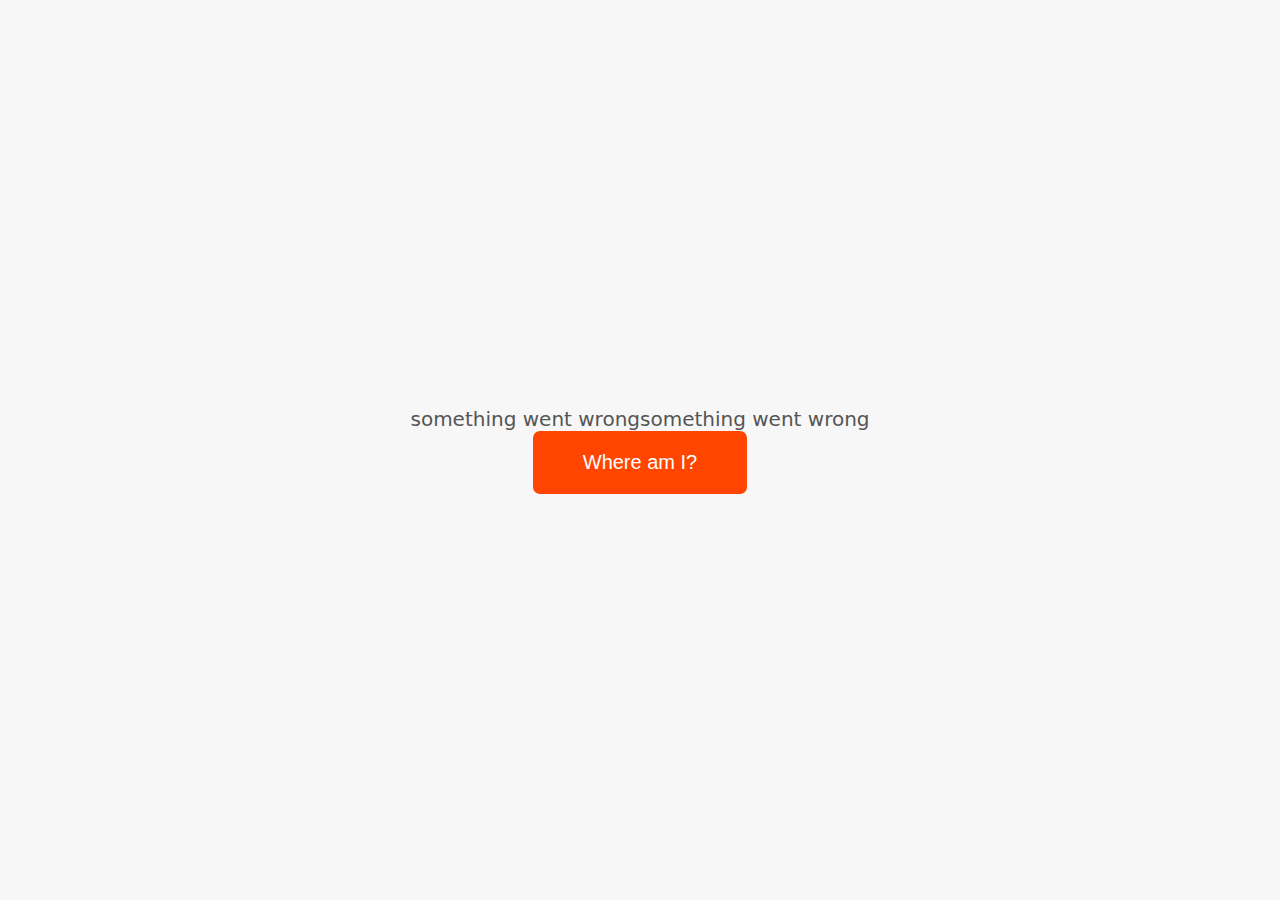
<file: Asynchronous/index.html>
<!DOCTYPE html>
<html lang="en">
  <head>
    <meta charset="UTF-8" />
    <meta
      name="viewport"
      content="width=device-width, initial-scale=1.0"
    />
    <meta http-equiv="X-UA-Compatible" content="ie=edge" />
    <link rel="stylesheet" href="style.css" />
    <script defer src="index.js"></script>
    <title>Asynchronous JavaScript</title>
  </head>
  <body>
    <main class="container">
      <div class="countries"></div>
      <button class="btn-country">Where am I?</button>  
      <div class="images"></div>
    </main>
  </body>
</html>
</file>
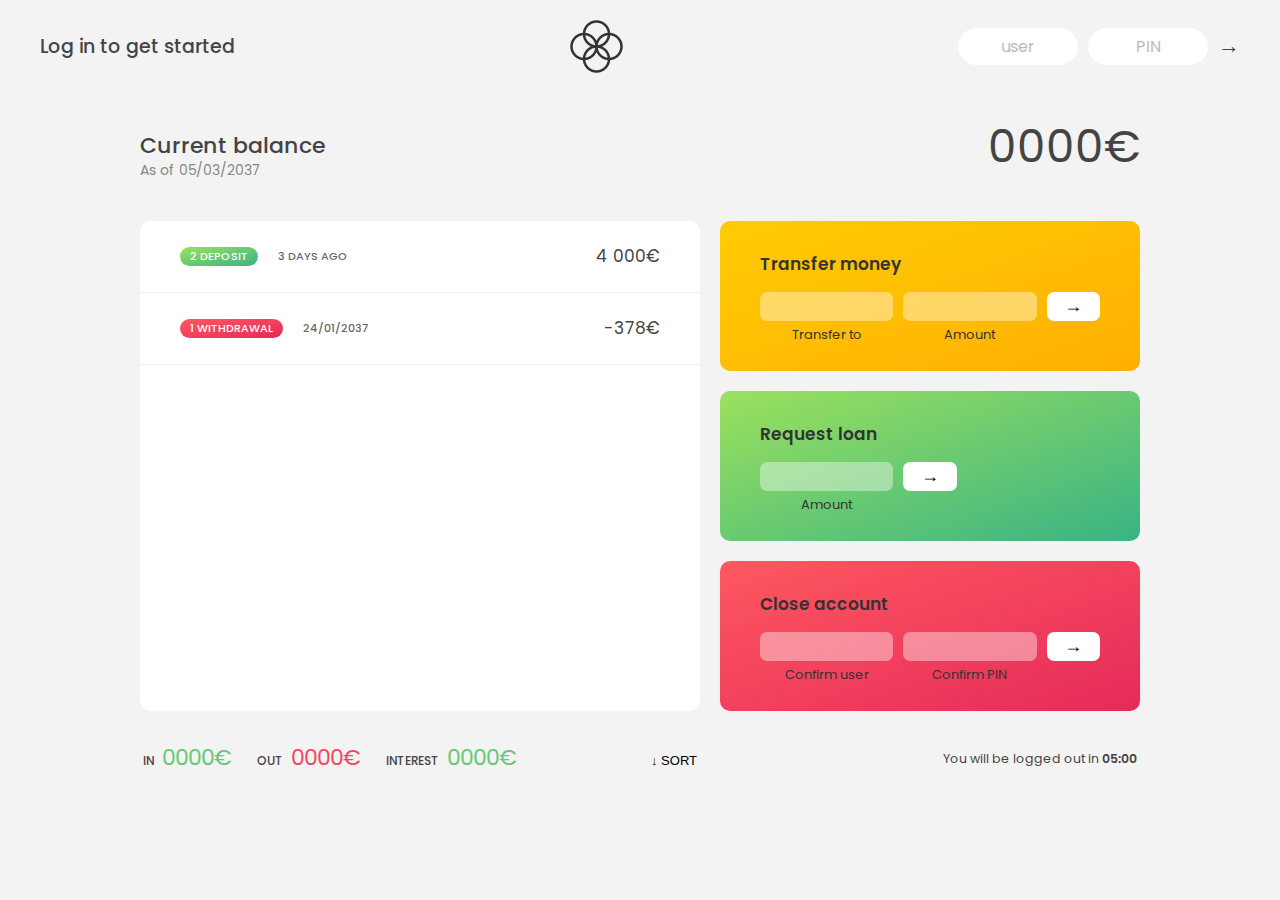
<file: Bankist App/index.html>
<!DOCTYPE html>
<html lang="en">
  <head>
    <meta charset="UTF-8" />
    <meta name="viewport" content="width=device-width, initial-scale=1.0" />
    <meta http-equiv="X-UA-Compatible" content="ie=edge" />
    <link rel="shortcut icon" type="image/png" href="/icon.png" />

    <link
      href="https://fonts.googleapis.com/css?family=Poppins:400,500,600&display=swap"
      rel="stylesheet"
    />

    <link rel="stylesheet" href="style.css" />
    <title>Bankist</title>
  </head>
  <body>
    <!-- TOP NAVIGATION -->
    <nav>
      <p class="welcome">Log in to get started</p>
      <img src="logo.png" alt="Logo" class="logo" />
      <form class="login">
        <input
          type="text"
          placeholder="user"
          class="login__input login__input--user"
        />
        <!-- In practice, use type="password" -->
        <input
          type="text"
          placeholder="PIN"
          maxlength="4"
          class="login__input login__input--pin"
        />
        <button class="login__btn">&rarr;</button>
      </form>
    </nav>

    <main class="app">
      <!-- BALANCE -->
      <div class="balance">
        <div>
          <p class="balance__label">Current balance</p>
          <p class="balance__date">
            As of <span class="date">05/03/2037</span>
          </p>
        </div>
        <p class="balance__value">0000€</p>
      </div>

      <!-- MOVEMENTS -->
      <div class="movements">
        <div class="movements__row">
          <div class="movements__type movements__type--deposit">2 deposit</div>
          <div class="movements__date">3 days ago</div>
          <div class="movements__value">4 000€</div>
        </div>
        <div class="movements__row">
          <div class="movements__type movements__type--withdrawal">
            1 withdrawal
          </div>
          <div class="movements__date">24/01/2037</div>
          <div class="movements__value">-378€</div>
        </div>
      </div>

      <!-- SUMMARY -->
      <div class="summary">
        <p class="summary__label">In</p>
        <p class="summary__value summary__value--in">0000€</p>
        <p class="summary__label">Out</p>
        <p class="summary__value summary__value--out">0000€</p>
        <p class="summary__label">Interest</p>
        <p class="summary__value summary__value--interest">0000€</p>
        <button class="btn--sort">&downarrow; SORT</button>
      </div>

      <!-- OPERATION: TRANSFERS -->
      <div class="operation operation--transfer">
        <h2>Transfer money</h2>
        <form class="form form--transfer">
          <input type="text" class="form__input form__input--to" />
          <input type="number" class="form__input form__input--amount" />
          <button class="form__btn form__btn--transfer">&rarr;</button>
          <label class="form__label">Transfer to</label>
          <label class="form__label">Amount</label>
        </form>
      </div>

      <!-- OPERATION: LOAN -->
      <div class="operation operation--loan">
        <h2>Request loan</h2>
        <form class="form form--loan">
          <input type="number" class="form__input form__input--loan-amount" />
          <button class="form__btn form__btn--loan">&rarr;</button>
          <label class="form__label form__label--loan">Amount</label>
        </form>
      </div>

      <!-- OPERATION: CLOSE -->
      <div class="operation operation--close">
        <h2>Close account</h2>
        <form class="form form--close">
          <input type="text" class="form__input form__input--user" />
          <input
            type="password"
            maxlength="6"
            class="form__input form__input--pin"
          />
          <button class="form__btn form__btn--close">&rarr;</button>
          <label class="form__label">Confirm user</label>
          <label class="form__label">Confirm PIN</label>
        </form>
      </div>

      <!-- LOGOUT TIMER -->
      <p class="logout-timer">
        You will be logged out in <span class="timer">05:00</span>
      </p>
    </main>

    <!-- <footer>
      &copy; by Jonas Schmedtmann. Don't claim as your own :)
    </footer> -->

    <script src="script.js"></script>
  </body>
</html>
</file>
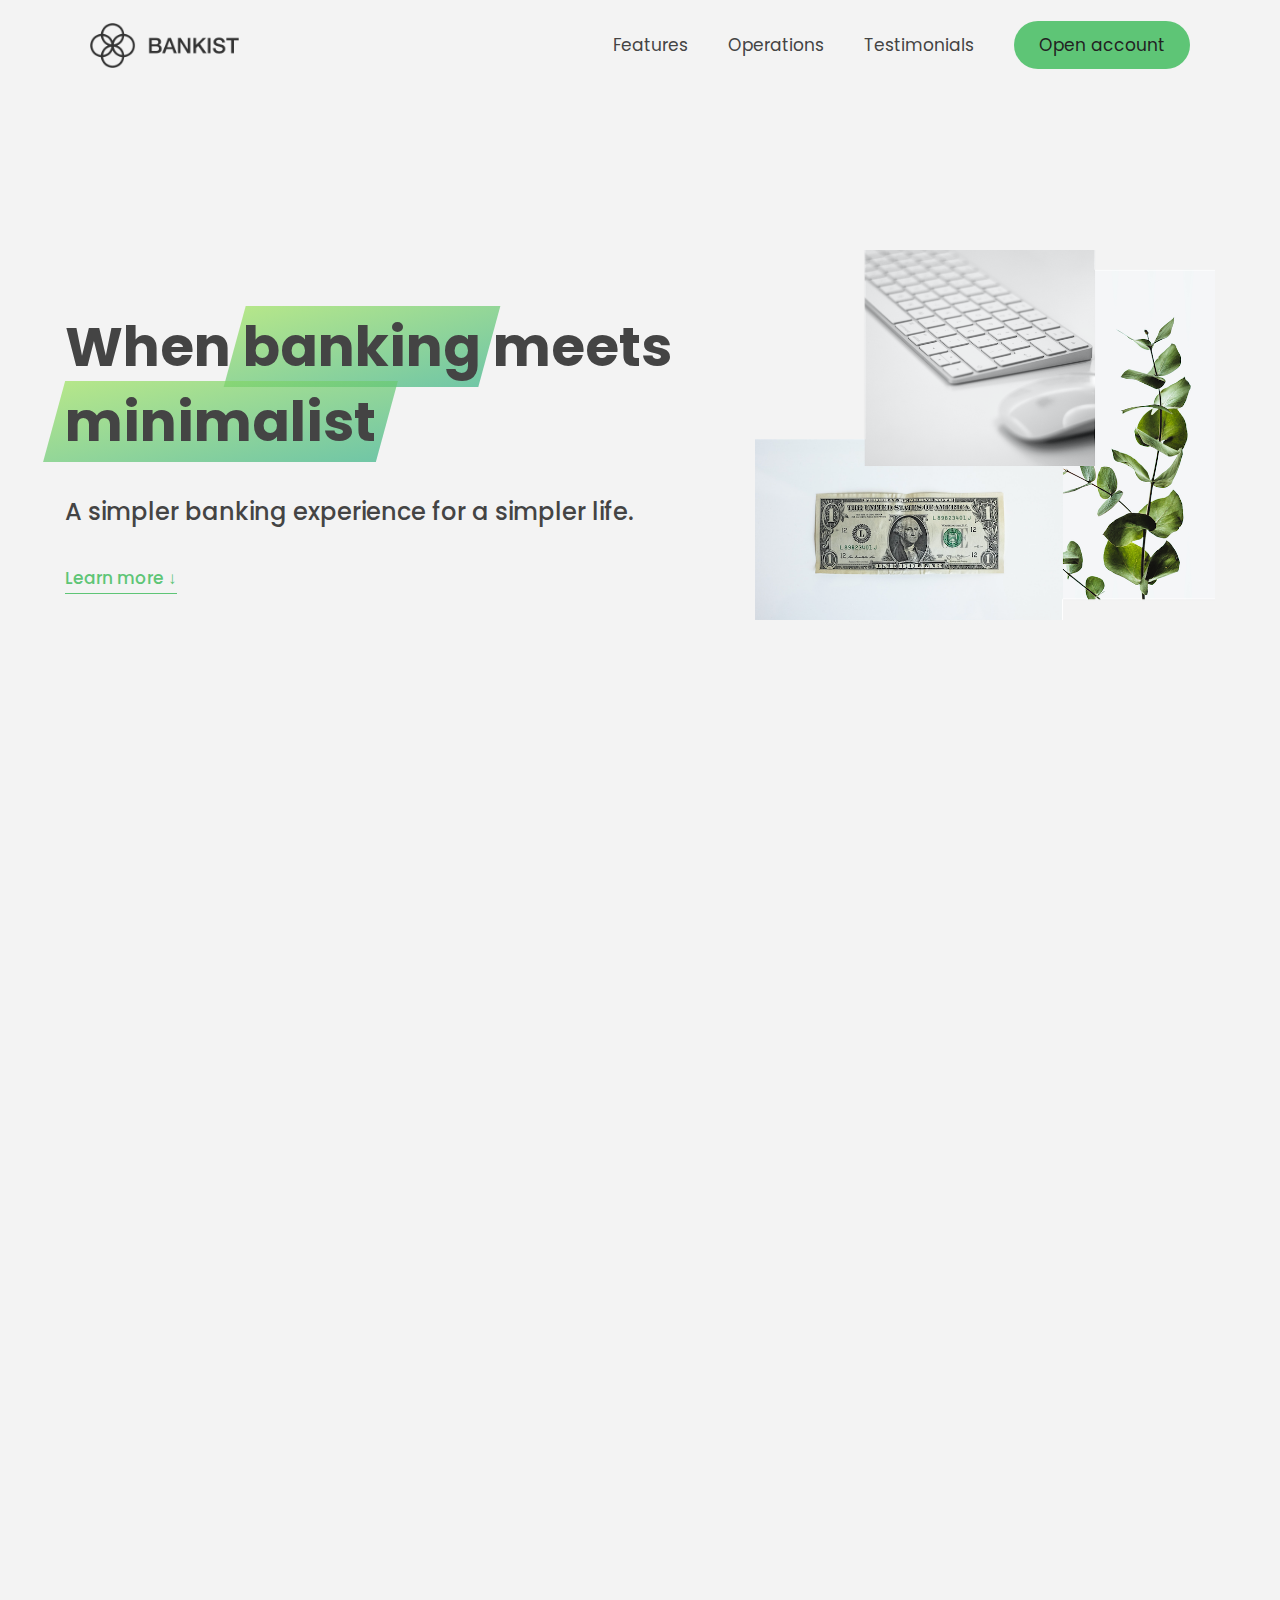
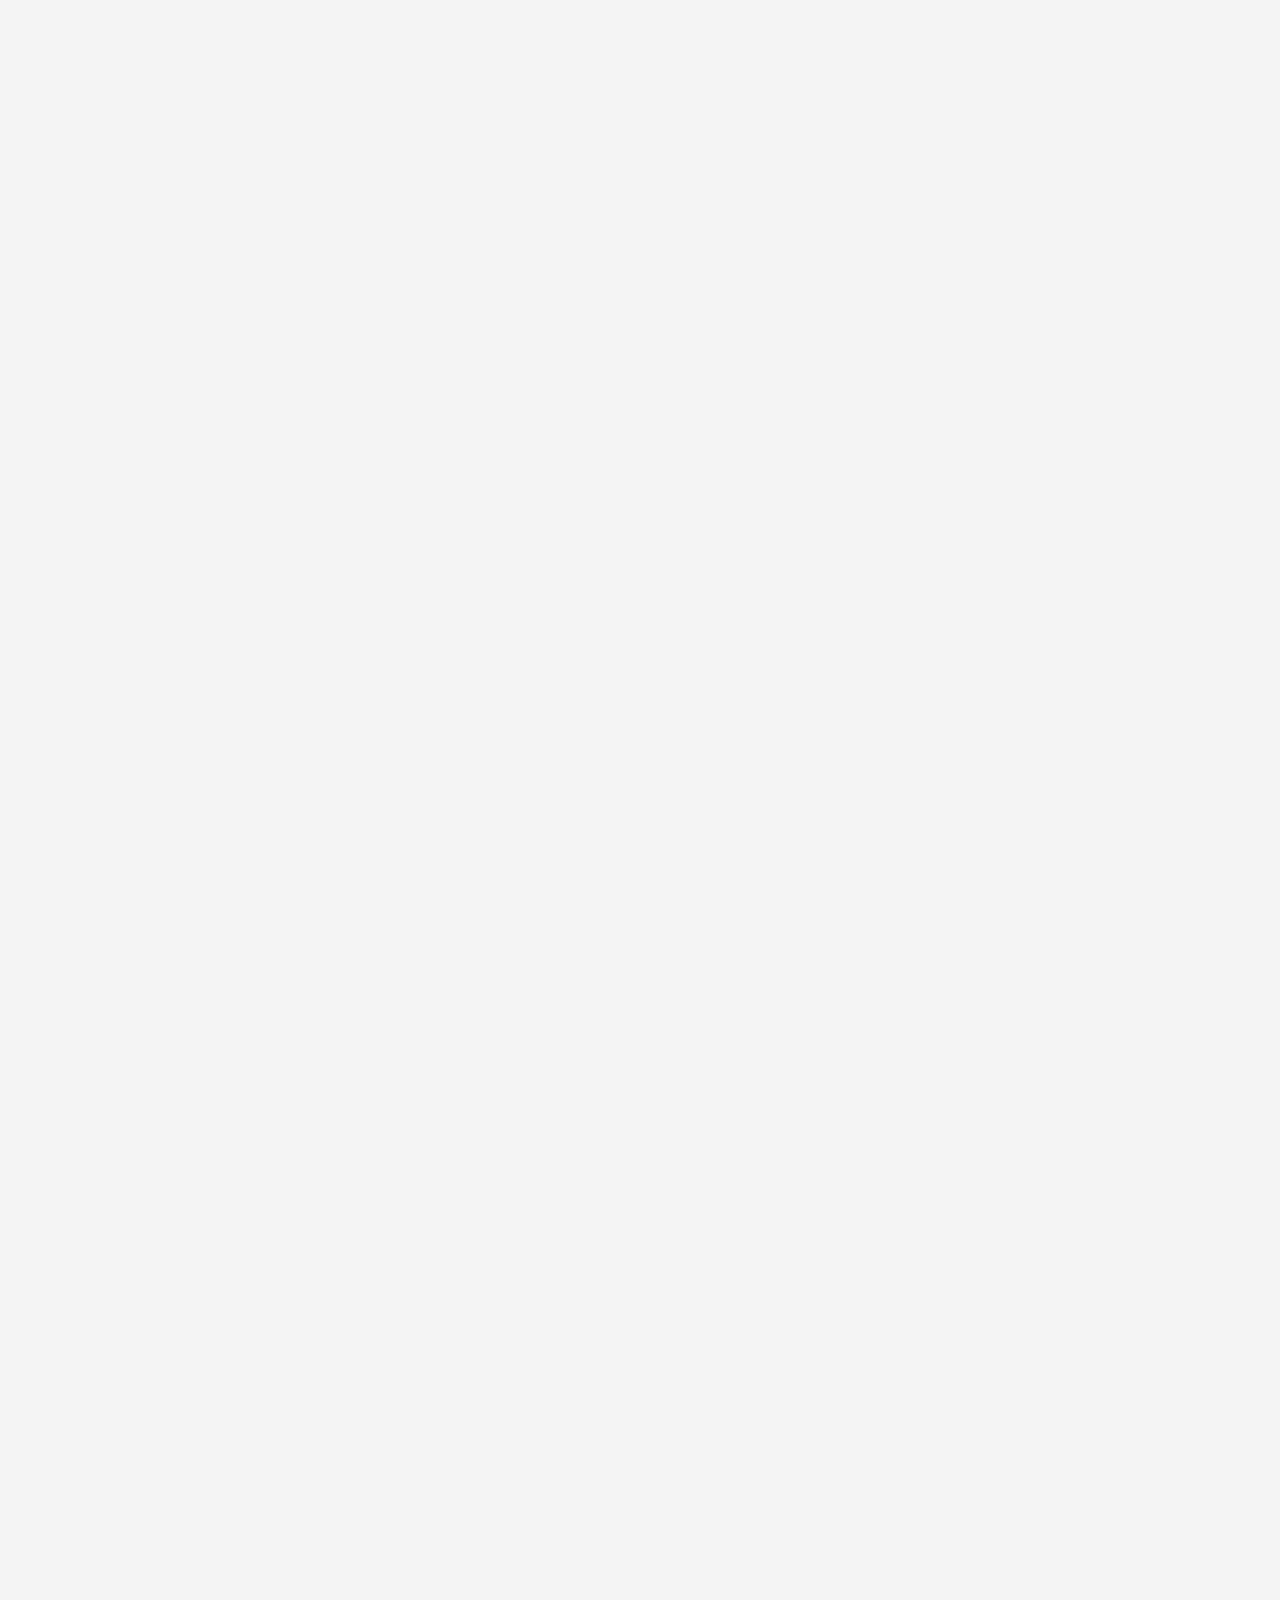
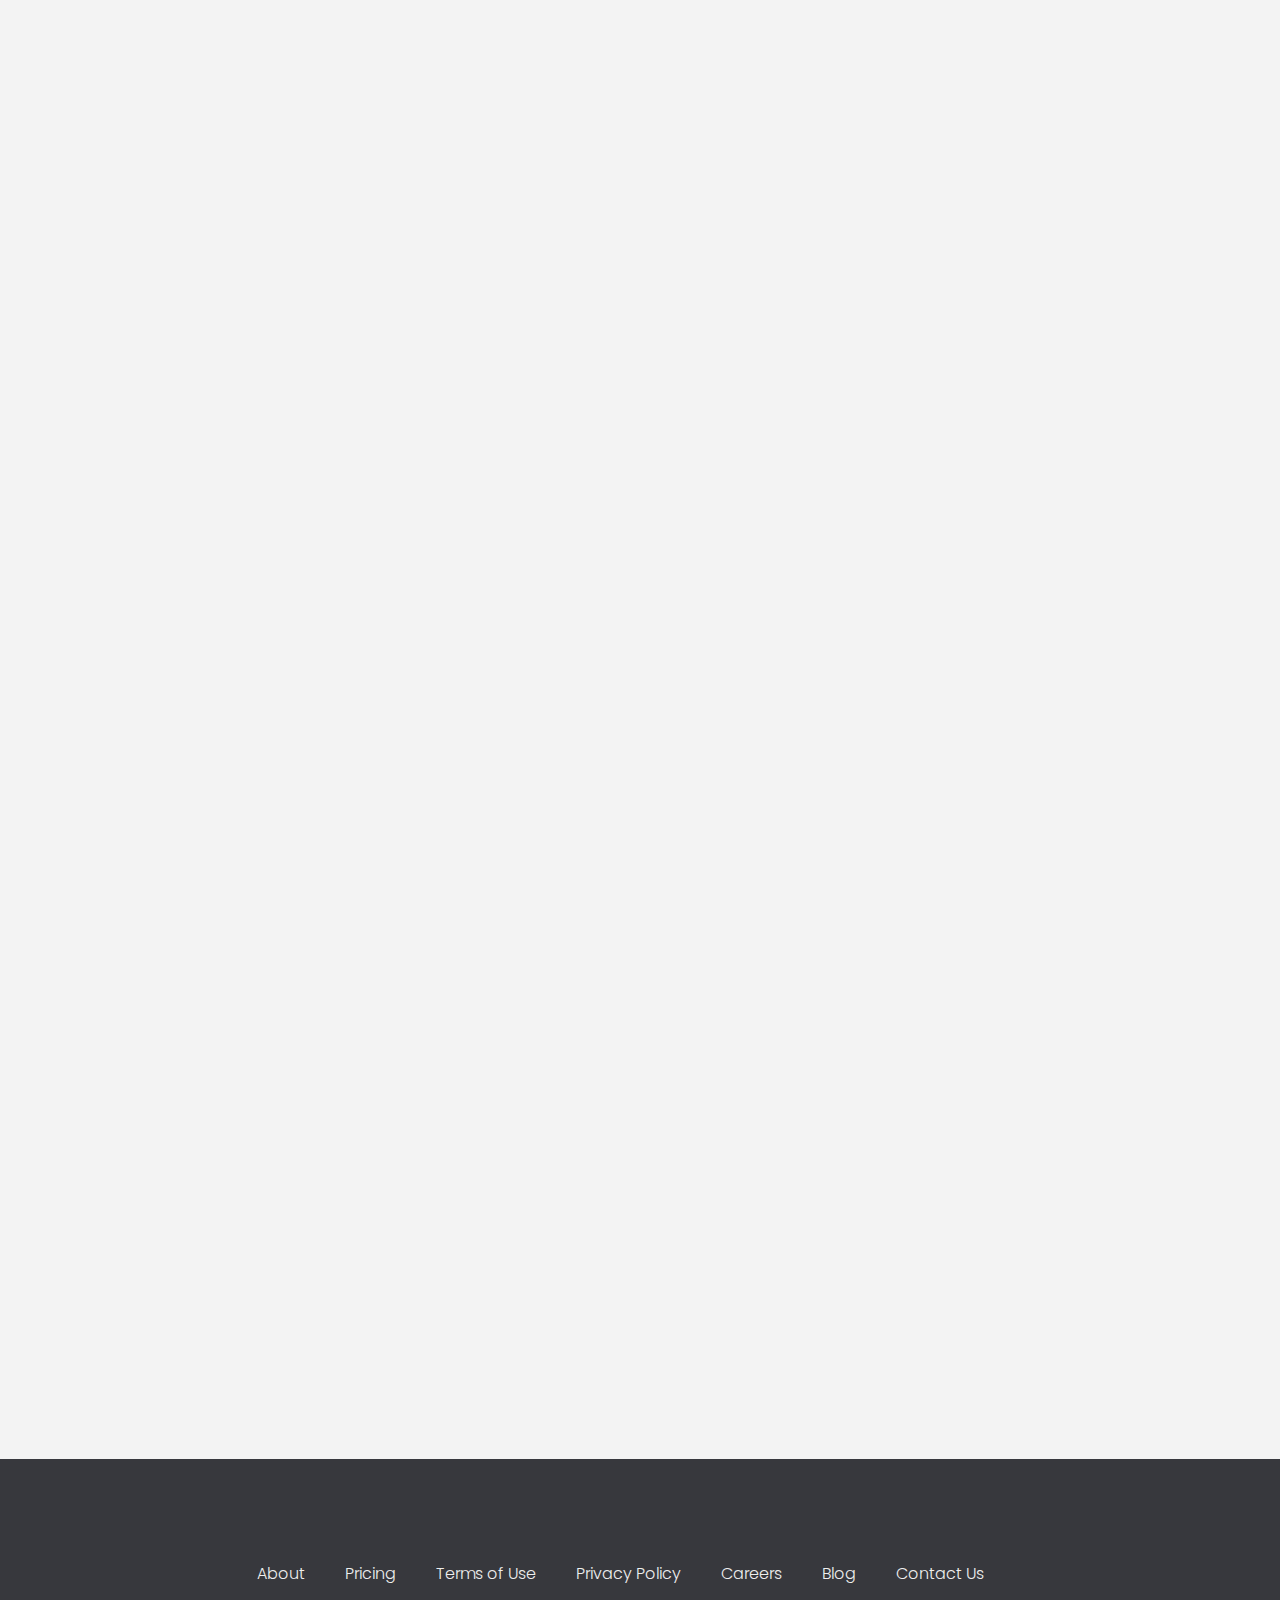
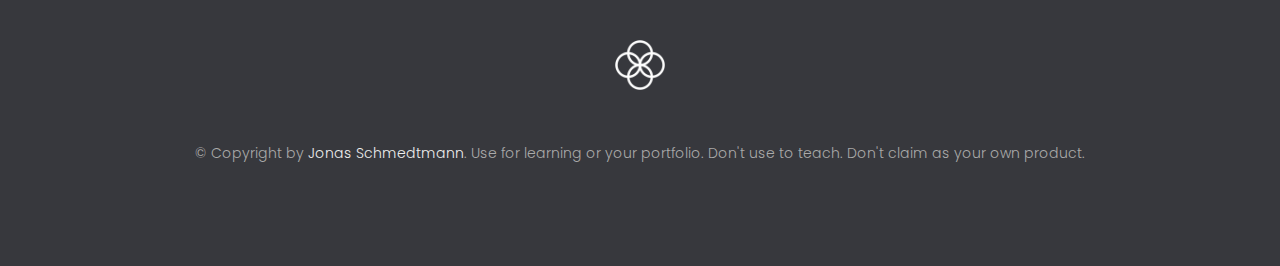
<file: Bankist/index.html>
<!DOCTYPE html>
<html lang="en">
  <head>
    <meta charset="UTF-8" />
    <meta
      name="viewport"
      content="width=device-width, initial-scale=1.0"
    />
    <meta http-equiv="X-UA-Compatible" content="ie=edge" />
    <link
      rel="shortcut icon"
      type="image/png"
      href="img/icon.png"
    />

    <link
      href="https://fonts.googleapis.com/css?family=Poppins:300,400,500,600&display=swap"
      rel="stylesheet"
    />
    <link rel="stylesheet" href="style.css" />
    <title>Bankist | When Banking meets Minimalist</title>
    <script defer src="script.js"></script>
  </head>
  <body>
    <header class="header">
      <nav class="nav">
        <img
          src="img/logo.png"
          alt="Bankist logo"
          class="nav__logo"
          id="logo"
          data-version-number="3.0"
        />
        <ul class="nav__links">
          <li class="nav__item">
            <a class="nav__link" href="#section--1"
              >Features</a
            >
          </li>
          <li class="nav__item">
            <a class="nav__link" href="#section--2"
              >Operations</a
            >
          </li>
          <li class="nav__item">
            <a class="nav__link" href="#section--3"
              >Testimonials</a
            >
          </li>
          <li class="nav__item">
            <a
              class="nav__link nav__link--btn btn--show-modal"
              href="#"
              >Open account</a
            >
          </li>
        </ul>
      </nav>

      <div class="header__title">
        <h1>
          When
          <!-- Green highlight effect -->
          <span class="highlight">banking</span>
          meets<br />
          <span class="highlight">minimalist</span>
        </h1>
        <h4>
          A simpler banking experience for a simpler life.
        </h4>
        <button class="btn--text btn--scroll-to">
          Learn more &DownArrow;
        </button>
        <img
          src="img/hero.png"
          class="header__img"
          alt="Minimalist bank items"
        />
      </div>
    </header>

    <section class="section" id="section--1">
      <div class="section__title">
        <h2 class="section__description">Features</h2>
        <h3 class="section__header">
          Everything you need in a modern bank and more.
        </h3>
      </div>

      <div class="features">
        <img
          src="img/digital-lazy.jpg"
          data-src="img/digital.jpg"
          alt="Computer"
          class="features__img lazy-img"
        />
        <div class="features__feature">
          <div class="features__icon">
            <svg>
              <use
                xlink:href="img/icons.svg#icon-monitor"
              ></use>
            </svg>
          </div>
          <h5 class="features__header">
            100% digital bank
          </h5>
          <p>
            Lorem ipsum dolor sit amet consectetur
            adipisicing elit. Unde alias sint quos?
            Accusantium a fugiat porro reiciendis saepe
            quibusdam debitis ducimus.
          </p>
        </div>

        <div class="features__feature">
          <div class="features__icon">
            <svg>
              <use
                xlink:href="img/icons.svg#icon-trending-up"
              ></use>
            </svg>
          </div>
          <h5 class="features__header">
            Watch your money grow
          </h5>
          <p>
            Nesciunt quos autem dolorum voluptates cum
            dolores dicta fuga inventore ab? Nulla incidunt
            eius numquam sequi iste pariatur quibusdam!
          </p>
        </div>
        <img
          src="img/grow-lazy.jpg"
          data-src="img/grow.jpg"
          alt="Plant"
          class="features__img lazy-img"
        />

        <img
          src="img/card-lazy.jpg"
          data-src="img/card.jpg"
          alt="Credit card"
          class="features__img lazy-img"
        />
        <div class="features__feature">
          <div class="features__icon">
            <svg>
              <use
                xlink:href="img/icons.svg#icon-credit-card"
              ></use>
            </svg>
          </div>
          <h5 class="features__header">
            Free debit card included
          </h5>
          <p>
            Quasi, fugit in cumque cupiditate reprehenderit
            debitis animi enim eveniet consequatur odit quam
            quos possimus assumenda dicta fuga inventore ab.
          </p>
        </div>
      </div>
    </section>

    <section class="section" id="section--2">
      <div class="section__title">
        <h2 class="section__description">Operations</h2>
        <h3 class="section__header">
          Everything as simple as possible, but no simpler.
        </h3>
      </div>

      <div class="operations">
        <div class="operations__tab-container">
          <button
            class="btn operations__tab operations__tab--1 operations__tab--active"
            data-tab="1"
          >
            <span>01</span>Instant Transfers
          </button>
          <button
            class="btn operations__tab operations__tab--2"
            data-tab="2"
          >
            <span>02</span>Instant Loans
          </button>
          <button
            class="btn operations__tab operations__tab--3"
            data-tab="3"
          >
            <span>03</span>Instant Closing
          </button>
        </div>
        <div
          class="operations__content operations__content--1 operations__content--active"
        >
          <div class="operations__icon operations__icon--1">
            <svg>
              <use
                xlink:href="img/icons.svg#icon-upload"
              ></use>
            </svg>
          </div>
          <h5 class="operations__header">
            Tranfser money to anyone, instantly! No fees, no
            BS.
          </h5>
          <p>
            Lorem ipsum dolor sit amet, consectetur
            adipisicing elit, sed do eiusmod tempor
            incididunt ut labore et dolore magna aliqua. Ut
            enim ad minim veniam, quis nostrud exercitation
            ullamco laboris nisi ut aliquip ex ea commodo
            consequat.
          </p>
        </div>

        <div
          class="operations__content operations__content--2"
        >
          <div class="operations__icon operations__icon--2">
            <svg>
              <use
                xlink:href="img/icons.svg#icon-home"
              ></use>
            </svg>
          </div>
          <h5 class="operations__header">
            Buy a home or make your dreams come true, with
            instant loans.
          </h5>
          <p>
            Duis aute irure dolor in reprehenderit in
            voluptate velit esse cillum dolore eu fugiat
            nulla pariatur. Excepteur sint occaecat
            cupidatat non proident, sunt in culpa qui
            officia deserunt mollit anim id est laborum.
          </p>
        </div>
        <div
          class="operations__content operations__content--3"
        >
          <div class="operations__icon operations__icon--3">
            <svg>
              <use
                xlink:href="img/icons.svg#icon-user-x"
              ></use>
            </svg>
          </div>
          <h5 class="operations__header">
            No longer need your account? No problem! Close
            it instantly.
          </h5>
          <p>
            Excepteur sint occaecat cupidatat non proident,
            sunt in culpa qui officia deserunt mollit anim
            id est laborum. Ut enim ad minim veniam, quis
            nostrud exercitation ullamco laboris nisi ut
            aliquip ex ea commodo consequat.
          </p>
        </div>
      </div>
    </section>

    <section class="section" id="section--3">
      <div
        class="section__title section__title--testimonials"
      >
        <h2 class="section__description">Not sure yet?</h2>
        <h3 class="section__header">
          Millions of Bankists are already making their
          lifes simpler.
        </h3>
      </div>

      <div class="slider">
        <div class="slide slide--1">
          <div class="testimonial">
            <h5 class="testimonial__header">
              Best financial decision ever!
            </h5>
            <blockquote class="testimonial__text">
              Lorem ipsum dolor sit, amet consectetur
              adipisicing elit. Accusantium quas quisquam
              non? Quas voluptate nulla minima deleniti
              optio ullam nesciunt, numquam corporis et
              asperiores laboriosam sunt, praesentium
              suscipit blanditiis. Necessitatibus id alias
              reiciendis, perferendis facere pariatur dolore
              veniam autem esse non voluptatem saepe
              provident nihil molestiae.
            </blockquote>
            <address class="testimonial__author">
              <img
                src="img/user-1.jpg"
                alt=""
                class="testimonial__photo"
              />
              <h6 class="testimonial__name">Aarav Lynn</h6>
              <p class="testimonial__location">
                San Francisco, USA
              </p>
            </address>
          </div>
        </div>

        <div class="slide slide--2">
          <div class="testimonial">
            <h5 class="testimonial__header">
              The last step to becoming a complete
              minimalist
            </h5>
            <blockquote class="testimonial__text">
              Quisquam itaque deserunt ullam, quia ea
              repellendus provident, ducimus neque ipsam
              modi voluptatibus doloremque, corrupti
              laborum. Incidunt numquam perferendis
              veritatis neque repellendus. Lorem, ipsum
              dolor sit amet consectetur adipisicing elit.
              Illo deserunt exercitationem deleniti.
            </blockquote>
            <address class="testimonial__author">
              <img
                src="img/user-2.jpg"
                alt=""
                class="testimonial__photo"
              />
              <h6 class="testimonial__name">Miyah Miles</h6>
              <p class="testimonial__location">
                London, UK
              </p>
            </address>
          </div>
        </div>

        <div class="slide slide--3">
          <div class="testimonial">
            <h5 class="testimonial__header">
              Finally free from old-school banks
            </h5>
            <blockquote class="testimonial__text">
              Debitis, nihil sit minus suscipit magni
              aperiam vel tenetur incidunt commodi
              architecto numquam omnis nulla autem,
              necessitatibus blanditiis modi similique
              quidem. Odio aliquam culpa dicta beatae quod
              maiores ipsa minus consequatur error sunt,
              deleniti saepe aliquid quos inventore sequi.
              Necessitatibus id alias reiciendis,
              perferendis facere.
            </blockquote>
            <address class="testimonial__author">
              <img
                src="img/user-3.jpg"
                alt=""
                class="testimonial__photo"
              />
              <h6 class="testimonial__name">
                Francisco Gomes
              </h6>
              <p class="testimonial__location">
                Lisbon, Portugal
              </p>
            </address>
          </div>
        </div>

        <!-- <div class="slide"><img src="img/img-1.jpg" alt="Photo 1" /></div>
        <div class="slide"><img src="img/img-2.jpg" alt="Photo 2" /></div>
        <div class="slide"><img src="img/img-3.jpg" alt="Photo 3" /></div>
        <div class="slide"><img src="img/img-4.jpg" alt="Photo 4" /></div> -->
        <button class="slider__btn slider__btn--left">
          &larr;
        </button>
        <button class="slider__btn slider__btn--right">
          &rarr;
        </button>
        <div class="dots"></div>
      </div>
    </section>

    <section class="section section--sign-up">
      <div class="section__title">
        <h3 class="section__header">
          The best day to join Bankist was one year ago. The
          second best is today!
        </h3>
      </div>
      <button class="btn btn--show-modal">
        Open your free account today!
      </button>
    </section>

    <footer class="footer">
      <ul class="footer__nav">
        <li class="footer__item">
          <a class="footer__link" href="#">About</a>
        </li>
        <li class="footer__item">
          <a class="footer__link" href="#">Pricing</a>
        </li>
        <li class="footer__item">
          <a class="footer__link" href="#">Terms of Use</a>
        </li>
        <li class="footer__item">
          <a class="footer__link" href="#"
            >Privacy Policy</a
          >
        </li>
        <li class="footer__item">
          <a class="footer__link" href="#">Careers</a>
        </li>
        <li class="footer__item">
          <a class="footer__link" href="#">Blog</a>
        </li>
        <li class="footer__item">
          <a class="footer__link" href="#">Contact Us</a>
        </li>
      </ul>
      <img
        src="img/icon.png"
        alt="Logo"
        class="footer__logo"
      />
      <p class="footer__copyright">
        &copy; Copyright by
        <a
          class="footer__link twitter-link"
          target="_blank"
          href="https://twitter.com/jonasschmedtman"
          >Jonas Schmedtmann</a
        >. Use for learning or your portfolio. Don't use to
        teach. Don't claim as your own product.
      </p>
    </footer>

    <div class="modal hidden">
      <button class="btn--close-modal">&times;</button>
      <h2 class="modal__header">
        Open your bank account <br />
        in just <span class="highlight">5 minutes</span>
      </h2>
      <form class="modal__form">
        <label>First Name</label>
        <input type="text" />
        <label>Last Name</label>
        <input type="text" />
        <label>Email Address</label>
        <input type="email" />
        <button class="btn">Next step &rarr;</button>
      </form>
    </div>
    <div class="overlay hidden"></div>
  </body>
</html>
</file>
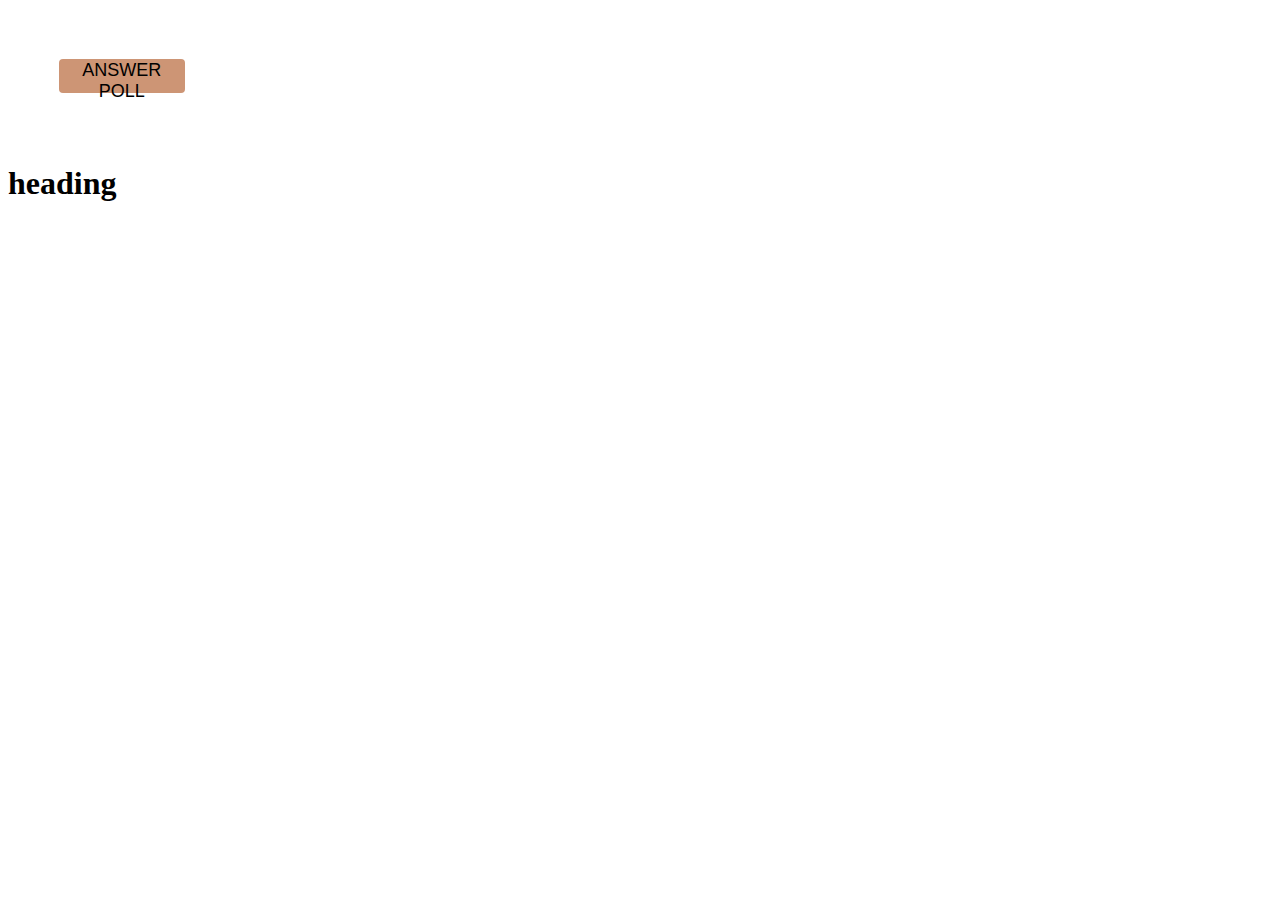
<file: Closer Look At Functions/index.html>
<!DOCTYPE html>
<html lang="en">
<head>
    <meta charset="UTF-8">
    <meta name="viewport" content="width=device-width, initial-scale=1.0">
    <title>Document</title>
    <script src="index.js" async></script>
    <link rel="stylesheet" href="style.css">
</head>
<body>

    <button> ANSWER POLL</button>
    <h1 class="heading">heading</h1>
    
</body>
</html>
</file>
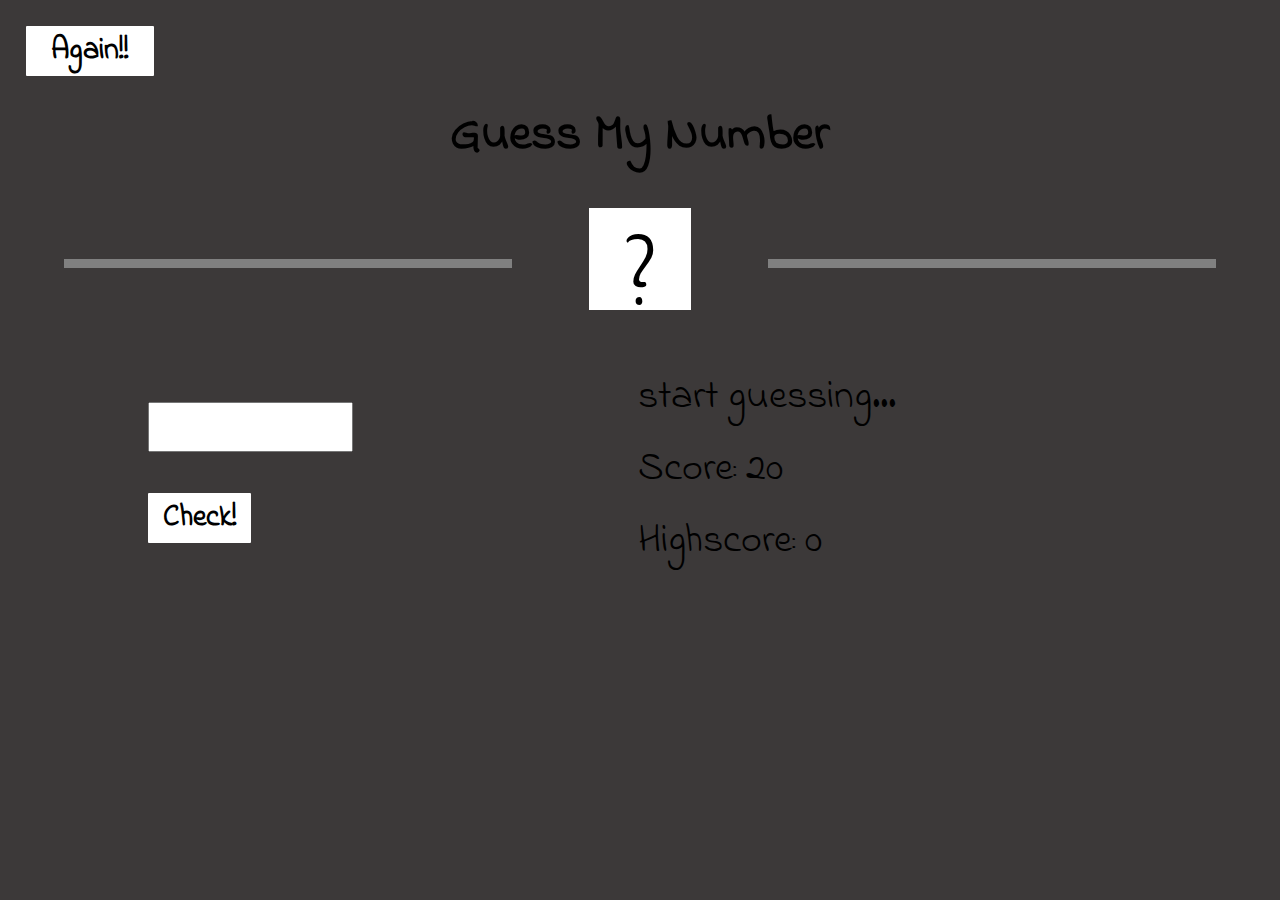
<file: Guess My Number/index.html>
<!DOCTYPE html>
<html lang="en">
  <head>
    <meta charset="UTF-8" />
    <meta http-equiv="X-UA-Compatible" content="IE=edge" />
    <meta name="viewport" content="width=device-width, initial-scale=1.0" />
    <title>Document</title>
    <link rel="stylesheet" href="style.css" />
    <script src="index.js" async></script>
  </head>
  <body>
    <div class="main">
      <div class="first-section">
        <button class="again">Again!!</button>
      </div>
      <div class="guess-my-number">
        <h1>Guess My Number</h1>
      </div>
      <div class="correct">
      <div class="correct-number"> ?</div>
    </div>

      <div class="select-number-parent">
        <div class="select-number-left">
          <input type="number" class="guess-number">
          <button class="check">Check!</button>
        </div>
        <div class="select-number-rigth">
            <p class="first">start guessing...</p>
            <p class="second">Score: 20</p>
            <p class="third">Highscore: 0</p>
        </div>

      </div>
    </div>
  </body>
</html>
</file>
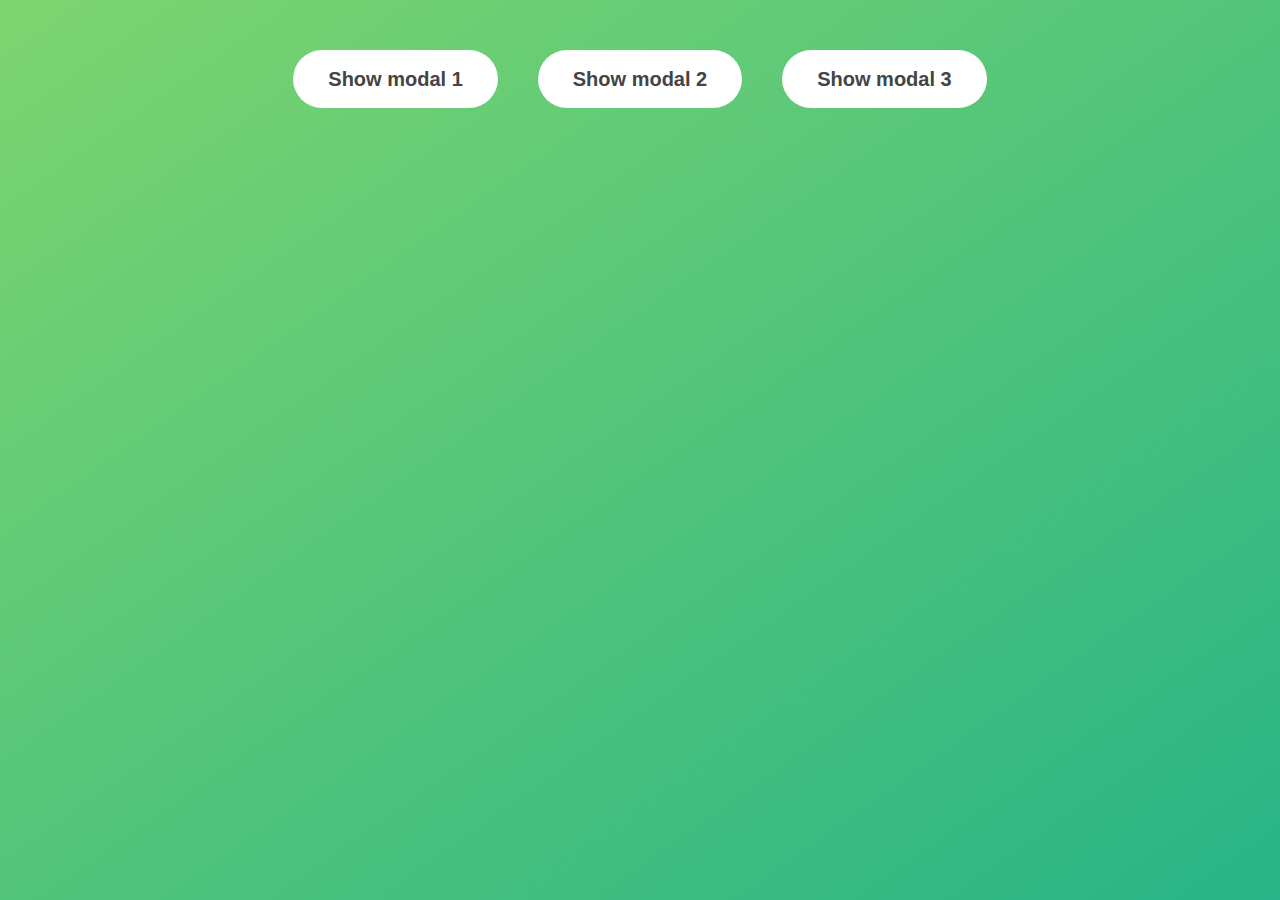
<file: Modal Window/index.html>
<!DOCTYPE html>
<html lang="en">
  <head>
    <meta charset="UTF-8" />
    <meta name="viewport" content="width=device-width, initial-scale=1.0" />
    <meta http-equiv="X-UA-Compatible" content="ie=edge" />
    <link rel="stylesheet" href="style.css" />
    <title>Modal Window</title>
    <script src="index.js" async></script>
  </head>
  <body>
    <button class="show-modal">Show modal 1</button>
    <button class="show-modal">Show modal 2</button>
    <button class="show-modal">Show modal 3</button>

    <div class="modal hidden">
      <button class="close-modal">&times;</button>
      <h1>I'm a modal window 😍</h1>
      <p>
        Lorem ipsum dolor sit amet, consectetur adipisicing elit, sed do eiusmod
        tempor incididunt ut labore et dolore magna aliqua. Ut enim ad minim
        veniam, quis nostrud exercitation ullamco laboris nisi ut aliquip ex ea
        commodo consequat. Duis aute irure dolor in reprehenderit in voluptate
        velit esse cillum dolore eu fugiat nulla pariatur. Excepteur sint
        occaecat cupidatat non proident, sunt in culpa qui officia deserunt
        mollit anim id est laborum.
      </p>
    </div>
    <div class="overlay hidden"></div>
  </body>
</html>
</file>
<file: Asynchronous/style.css>
* {
  margin: 0;
  padding: 0;
  box-sizing: inherit;
}

html {
  font-size: 62.5%;
  box-sizing: border-box;
}

body {
  font-family: system-ui;
  color: #555;
  background-color: #f7f7f7;
  min-height: 100vh;

  display: flex;
  align-items: center;
  justify-content: center;
}

.container {
  display: flex;
  flex-flow: column;
  align-items: center;
}

.countries {
  /* margin-bottom: 8rem; */
  display: flex;

  font-size: 2rem;
  opacity: 0;
  transition: opacity 1s;
}

.country {
  background-color: #fff;
  box-shadow: 0 2rem 5rem 1rem rgba(0, 0, 0, 0.1);
  font-size: 1.8rem;
  width: 30rem;
  border-radius: 0.7rem;
  margin: 0 3rem;
  /* overflow: hidden; */
}

.neighbour::before {
  content: 'Neighbour country';
  width: 100%;
  position: absolute;
  top: -4rem;

  text-align: center;
  font-size: 1.8rem;
  font-weight: 600;
  text-transform: uppercase;
  color: #888;
}

.neighbour {
  transform: scale(0.8) translateY(1rem);
  margin-left: 0;
}

.country__img {
  width: 30rem;
  height: 17rem;
  object-fit: cover;
  background-color: #eee;
  border-top-left-radius: 0.7rem;
  border-top-right-radius: 0.7rem;
}

.country__data {
  padding: 2.5rem 3.75rem 3rem 3.75rem;
}

.country__name {
  font-size: 2.7rem;
  margin-bottom: 0.7rem;
}

.country__region {
  font-size: 1.4rem;
  margin-bottom: 2.5rem;
  text-transform: uppercase;
  color: #888;
}

.country__row:not(:last-child) {
  margin-bottom: 1rem;
}

.country__row span {
  display: inline-block;
  margin-right: 2rem;
  font-size: 2.4rem;
}

.btn-country {
  border: none;
  font-size: 2rem;
  padding: 2rem 5rem;
  border-radius: 0.7rem;
  color: white;
  background-color: orangered;
  cursor: pointer;
}

.images {
  display: flex;
}

.images img {
  display: block;
  width: 80rem;
  margin: 4rem;
}

.images img.parallel {
  width: 40rem;
  margin: 2rem;
  border: 3rem solid white;
  box-shadow: 0 2rem 5rem 1rem rgba(0, 0, 0, 0.1);
}
</file>
<file: Bankist App/style.css>
/*
 * Use this CSS to learn some intersting techniques,
 * in case you're wondering how I built the UI.
 * Have fun! 😁
 */

* {
  margin: 0;
  padding: 0;
  box-sizing: inherit;
}

html {
  font-size: 62.5%;
  box-sizing: border-box;
}

body {
  font-family: "Poppins", sans-serif;
  color: #444;
  background-color: #f3f3f3;
  height: 100vh;
  padding: 2rem;
}

nav {
  display: flex;
  justify-content: space-between;
  align-items: center;
  padding: 0 2rem;
}

.welcome {
  font-size: 1.9rem;
  font-weight: 500;
}

.logo {
  height: 5.25rem;
}

.login {
  display: flex;
}

.login__input {
  border: none;
  padding: 0.5rem 2rem;
  font-size: 1.6rem;
  font-family: inherit;
  text-align: center;
  width: 12rem;
  border-radius: 10rem;
  margin-right: 1rem;
  color: inherit;
  border: 1px solid #fff;
  transition: all 0.3s;
}

.login__input:focus {
  outline: none;
  border: 1px solid #ccc;
}

.login__input::placeholder {
  color: #bbb;
}

.login__btn {
  border: none;
  background: none;
  font-size: 2.2rem;
  color: inherit;
  cursor: pointer;
  transition: all 0.3s;
}

.login__btn:hover,
.login__btn:focus,
.btn--sort:hover,
.btn--sort:focus {
  outline: none;
  color: #777;
}

/* MAIN */
.app {
  position: relative;
  max-width: 100rem;
  margin: 4rem auto;
  display: grid;
  grid-template-columns: 4fr 3fr;
  grid-template-rows: auto repeat(3, 15rem) auto;
  gap: 2rem;

  /* NOTE This creates the fade in/out anumation */
  /* opacity: 0; */
  transition: all 1s;
}

.balance {
  grid-column: 1 / span 2;
  display: flex;
  align-items: flex-end;
  justify-content: space-between;
  margin-bottom: 2rem;
}

.balance__label {
  font-size: 2.2rem;
  font-weight: 500;
  margin-bottom: -0.2rem;
}

.balance__date {
  font-size: 1.4rem;
  color: #888;
}

.balance__value {
  font-size: 4.5rem;
  font-weight: 400;
}

/* MOVEMENTS */
.movements {
  grid-row: 2 / span 3;
  background-color: #fff;
  border-radius: 1rem;
  overflow: scroll;
}

.movements__row {
  padding: 2.25rem 4rem;
  display: flex;
  align-items: center;
  border-bottom: 1px solid #eee;
}

.movements__type {
  font-size: 1.1rem;
  text-transform: uppercase;
  font-weight: 500;
  color: #fff;
  padding: 0.1rem 1rem;
  border-radius: 10rem;
  margin-right: 2rem;
}

.movements__date {
  font-size: 1.1rem;
  text-transform: uppercase;
  font-weight: 500;
  color: #666;
}

.movements__type--deposit {
  background-image: linear-gradient(to top left, #39b385, #9be15d);
}

.movements__type--withdrawal {
  background-image: linear-gradient(to top left, #e52a5a, #ff585f);
}

.movements__value {
  font-size: 1.7rem;
  margin-left: auto;
}

/* SUMMARY */
.summary {
  grid-row: 5 / 6;
  display: flex;
  align-items: baseline;
  padding: 0 0.3rem;
  margin-top: 1rem;
}

.summary__label {
  font-size: 1.2rem;
  font-weight: 500;
  text-transform: uppercase;
  margin-right: 0.8rem;
}

.summary__value {
  font-size: 2.2rem;
  margin-right: 2.5rem;
}

.summary__value--in,
.summary__value--interest {
  color: #66c873;
}

.summary__value--out {
  color: #f5465d;
}

.btn--sort {
  margin-left: auto;
  border: none;
  background: none;
  font-size: 1.3rem;
  font-weight: 500;
  cursor: pointer;
}

/* OPERATIONS */
.operation {
  border-radius: 1rem;
  padding: 3rem 4rem;
  color: #333;
}

.operation--transfer {
  background-image: linear-gradient(to top left, #ffb003, #ffcb03);
}

.operation--loan {
  background-image: linear-gradient(to top left, #39b385, #9be15d);
}

.operation--close {
  background-image: linear-gradient(to top left, #e52a5a, #ff585f);
}

h2 {
  margin-bottom: 1.5rem;
  font-size: 1.7rem;
  font-weight: 600;
  color: #333;
}

.form {
  display: grid;
  grid-template-columns: 2.5fr 2.5fr 1fr;
  grid-template-rows: auto auto;
  gap: 0.4rem 1rem;
}

/* Exceptions for interst */
.form.form--loan {
  grid-template-columns: 2.5fr 1fr 2.5fr;
}
.form__label--loan {
  grid-row: 2;
}
/* End exceptions */

.form__input {
  width: 100%;
  border: none;
  background-color: rgba(255, 255, 255, 0.4);
  font-family: inherit;
  font-size: 1.5rem;
  text-align: center;
  color: #333;
  padding: 0.3rem 1rem;
  border-radius: 0.7rem;
  transition: all 0.3s;
}

.form__input:focus {
  outline: none;
  background-color: rgba(255, 255, 255, 0.6);
}

.form__label {
  font-size: 1.3rem;
  text-align: center;
}

.form__btn {
  border: none;
  border-radius: 0.7rem;
  font-size: 1.8rem;
  background-color: #fff;
  cursor: pointer;
  transition: all 0.3s;
}

.form__btn:focus {
  outline: none;
  background-color: rgba(255, 255, 255, 0.8);
}

.logout-timer {
  padding: 0 0.3rem;
  margin-top: 1.9rem;
  text-align: right;
  font-size: 1.25rem;
}

.timer {
  font-weight: 600;
}
</file>
<file: Bankist/style.css>
/* The page is NOT responsive. You can implement responsiveness yourself if you wanna have some fun 😃 */

:root {
  --color-primary: #5ec576;
  --color-secondary: #ffcb03;
  --color-tertiary: #ff585f;
  --color-primary-darker: #4bbb7d;
  --color-secondary-darker: #ffbb00;
  --color-tertiary-darker: #fd424b;
  --color-primary-opacity: #5ec5763a;
  --color-secondary-opacity: #ffcd0331;
  --color-tertiary-opacity: #ff58602d;
  --gradient-primary: linear-gradient(to top left, #39b385, #9be15d);
  --gradient-secondary: linear-gradient(to top left, #ffb003, #ffcb03);
}

* {
  margin: 0;
  padding: 0;
  box-sizing: inherit;
}

html {
  font-size: 62.5%;
  box-sizing: border-box;
}

body {
  font-family: 'Poppins', sans-serif;
  font-weight: 300;
  color: #444;
  line-height: 1.9;
  background-color: #f3f3f3;
}

/* GENERAL ELEMENTS */
.section {
  padding: 15rem 3rem;
  border-top: 1px solid #ddd;

  transition: transform 1s, opacity 1s;
}

.section--hidden {
  opacity: 0;
  transform: translateY(8rem);
}

.section__title {
  max-width: 80rem;
  margin: 0 auto 8rem auto;
}

.section__description {
  font-size: 1.8rem;
  font-weight: 600;
  text-transform: uppercase;
  color: var(--color-primary);
  margin-bottom: 1rem;
}

.section__header {
  font-size: 4rem;
  line-height: 1.3;
  font-weight: 500;
}

.btn {
  display: inline-block;
  background-color: var(--color-primary);
  font-size: 1.6rem;
  font-family: inherit;
  font-weight: 500;
  border: none;
  padding: 1.25rem 4.5rem;
  border-radius: 10rem;
  cursor: pointer;
  transition: all 0.3s;
}

.btn:hover {
  background-color: var(--color-primary-darker);
}

.btn--text {
  display: inline-block;
  background: none;
  font-size: 1.7rem;
  font-family: inherit;
  font-weight: 500;
  color: var(--color-primary);
  border: none;
  border-bottom: 1px solid currentColor;
  padding-bottom: 2px;
  cursor: pointer;
  transition: all 0.3s;
}

p {
  color: #666;
}

/* This is BAD for accessibility! Don't do in the real world! */
button:focus {
  outline: none;
}

img {
  transition: filter 0.5s;
}

.lazy-img {
  filter: blur(20px);
}

/* NAVIGATION */
.nav {
  display: flex;
  justify-content: space-between;
  align-items: center;
  height: 9rem;
  width: 100%;
  padding: 0 6rem;
  z-index: 100;
}

/* nav and stickly class at the same time */
.nav.sticky {
  position: fixed;
  background-color: rgba(255, 255, 255, 0.95);
}

.nav__logo {
  height: 4.5rem;
  transition: all 0.3s;
}

.nav__links {
  display: flex;
  align-items: center;
  list-style: none;
}

.nav__item {
  margin-left: 4rem;
}

.nav__link:link,
.nav__link:visited {
  font-size: 1.7rem;
  font-weight: 400;
  color: inherit;
  text-decoration: none;
  display: block;
  transition: all 0.3s;
}

.nav__link--btn:link,
.nav__link--btn:visited {
  padding: 0.8rem 2.5rem;
  border-radius: 3rem;
  background-color: var(--color-primary);
  color: #222;
}

.nav__link--btn:hover,
.nav__link--btn:active {
  color: inherit;
  background-color: var(--color-primary-darker);
  color: #333;
}

/* HEADER */
.header {
  padding: 0 3rem;
  height: 100vh;
  display: flex;
  flex-direction: column;
  align-items: center;
}

.header__title {
  flex: 1;

  max-width: 115rem;
  display: grid;
  grid-template-columns: 3fr 2fr;
  row-gap: 3rem;
  align-content: center;
  justify-content: center;

  align-items: start;
  justify-items: start;
}

h1 {
  font-size: 5.5rem;
  line-height: 1.35;
}

h4 {
  font-size: 2.4rem;
  font-weight: 500;
}

.header__img {
  width: 100%;
  grid-column: 2 / 3;
  grid-row: 1 / span 4;
  transform: translateY(-6rem);
}

.highlight {
  position: relative;
}

.highlight::after {
  display: block;
  content: '';
  position: absolute;
  bottom: 0;
  left: 0;
  height: 100%;
  width: 100%;
  z-index: -1;
  opacity: 0.7;
  transform: scale(1.07, 1.05) skewX(-15deg);
  background-image: var(--gradient-primary);
}

/* FEATURES */
.features {
  display: grid;
  grid-template-columns: 1fr 1fr;
  gap: 4rem;
  margin: 0 12rem;
}

.features__img {
  width: 100%;
}

.features__feature {
  align-self: center;
  justify-self: center;
  width: 70%;
  font-size: 1.5rem;
}

.features__icon {
  display: flex;
  align-items: center;
  justify-content: center;
  background-color: var(--color-primary-opacity);
  height: 5.5rem;
  width: 5.5rem;
  border-radius: 50%;
  margin-bottom: 2rem;
}

.features__icon svg {
  height: 2.5rem;
  width: 2.5rem;
  fill: var(--color-primary);
}

.features__header {
  font-size: 2rem;
  margin-bottom: 1rem;
}

/* OPERATIONS */
.operations {
  max-width: 100rem;
  margin: 12rem auto 0 auto;

  background-color: #fff;
}

.operations__tab-container {
  display: flex;
  justify-content: center;
}

.operations__tab {
  margin-right: 2.5rem;
  transform: translateY(-50%);
}

.operations__tab span {
  margin-right: 1rem;
  font-weight: 600;
  display: inline-block;
}

.operations__tab--1 {
  background-color: var(--color-secondary);
}

.operations__tab--1:hover {
  background-color: var(--color-secondary-darker);
}

.operations__tab--3 {
  background-color: var(--color-tertiary);
  margin: 0;
}

.operations__tab--3:hover {
  background-color: var(--color-tertiary-darker);
}

.operations__tab--active {
  transform: translateY(-66%);
}

.operations__content {
  display: none;

  /* JUST PRESENTATIONAL */
  font-size: 1.7rem;
  padding: 2.5rem 7rem 6.5rem 7rem;
}

.operations__content--active {
  display: grid;
  grid-template-columns: 7rem 1fr;
  column-gap: 3rem;
  row-gap: 0.5rem;
}

.operations__header {
  font-size: 2.25rem;
  font-weight: 500;
  align-self: center;
}

.operations__icon {
  display: flex;
  align-items: center;
  justify-content: center;
  height: 7rem;
  width: 7rem;
  border-radius: 50%;
}

.operations__icon svg {
  height: 2.75rem;
  width: 2.75rem;
}

.operations__content p {
  grid-column: 2;
}

.operations__icon--1 {
  background-color: var(--color-secondary-opacity);
}
.operations__icon--2 {
  background-color: var(--color-primary-opacity);
}
.operations__icon--3 {
  background-color: var(--color-tertiary-opacity);
}
.operations__icon--1 svg {
  fill: var(--color-secondary-darker);
}
.operations__icon--2 svg {
  fill: var(--color-primary);
}
.operations__icon--3 svg {
  fill: var(--color-tertiary);
}

/* SLIDER */
.slider {
  max-width: 100rem;
  height: 50rem;
  margin: 0 auto;
  position: relative;

  /* IN THE END */
  overflow: hidden;
}

.slide {
  position: absolute;
  top: 0;
  width: 100%;
  height: 50rem;

  display: flex;
  align-items: center;
  justify-content: center;

  /* THIS creates the animation! */
  transition: transform 1s;
}

.slide > img {
  /* Only for images that have different size than slide */
  width: 100%;
  height: 100%;
  object-fit: cover;
}

.slider__btn {
  position: absolute;
  top: 50%;
  z-index: 10;

  border: none;
  background: rgba(255, 255, 255, 0.7);
  font-family: inherit;
  color: #333;
  border-radius: 50%;
  height: 5.5rem;
  width: 5.5rem;
  font-size: 3.25rem;
  cursor: pointer;
}

.slider__btn--left {
  left: 6%;
  transform: translate(-50%, -50%);
}

.slider__btn--right {
  right: 6%;
  transform: translate(50%, -50%);
}

.dots {
  position: absolute;
  bottom: 5%;
  left: 50%;
  transform: translateX(-50%);
  display: flex;
}

.dots__dot {
  border: none;
  background-color: #b9b9b9;
  opacity: 0.7;
  height: 1rem;
  width: 1rem;
  border-radius: 50%;
  margin-right: 1.75rem;
  cursor: pointer;
  transition: all 0.5s;

  /* Only necessary when overlying images */
  /* box-shadow: 0 0.6rem 1.5rem rgba(0, 0, 0, 0.7); */
}

.dots__dot:last-child {
  margin: 0;
}

.dots__dot--active {
  /* background-color: #fff; */
  background-color: #888;
  opacity: 1;
}

/* TESTIMONIALS */
.testimonial {
  width: 65%;
  position: relative;
}

.testimonial::before {
  content: '\201C';
  position: absolute;
  top: -5.7rem;
  left: -6.8rem;
  line-height: 1;
  font-size: 20rem;
  font-family: inherit;
  color: var(--color-primary);
  z-index: -1;
}

.testimonial__header {
  font-size: 2.25rem;
  font-weight: 500;
  margin-bottom: 1.5rem;
}

.testimonial__text {
  font-size: 1.7rem;
  margin-bottom: 3.5rem;
  color: #666;
}

.testimonial__author {
  margin-left: 3rem;
  font-style: normal;

  display: grid;
  grid-template-columns: 6.5rem 1fr;
  column-gap: 2rem;
}

.testimonial__photo {
  grid-row: 1 / span 2;
  width: 6.5rem;
  border-radius: 50%;
}

.testimonial__name {
  font-size: 1.7rem;
  font-weight: 500;
  align-self: end;
  margin: 0;
}

.testimonial__location {
  font-size: 1.5rem;
}

.section__title--testimonials {
  margin-bottom: 4rem;
}

/* SIGNUP */
.section--sign-up {
  background-color: #37383d;
  border-top: none;
  border-bottom: 1px solid #444;
  text-align: center;
  padding: 10rem 3rem;
}

.section--sign-up .section__header {
  color: #fff;
  text-align: center;
}

.section--sign-up .section__title {
  margin-bottom: 6rem;
}

.section--sign-up .btn {
  font-size: 1.9rem;
  padding: 2rem 5rem;
}

/* FOOTER */
.footer {
  padding: 10rem 3rem;
  background-color: #37383d;
}

.footer__nav {
  list-style: none;
  display: flex;
  justify-content: center;
  margin-bottom: 5rem;
}

.footer__item {
  margin-right: 4rem;
}

.footer__link {
  font-size: 1.6rem;
  color: #eee;
  text-decoration: none;
}

.footer__logo {
  height: 5rem;
  display: block;
  margin: 0 auto;
  margin-bottom: 5rem;
}

.footer__copyright {
  font-size: 1.4rem;
  color: #aaa;
  text-align: center;
}

.footer__copyright .footer__link {
  font-size: 1.4rem;
}

/* MODAL WINDOW */
.modal {
  position: fixed;
  top: 50%;
  left: 50%;
  transform: translate(-50%, -50%);
  max-width: 60rem;
  background-color: #f3f3f3;
  padding: 5rem 6rem;
  box-shadow: 0 4rem 6rem rgba(0, 0, 0, 0.3);
  z-index: 1000;
  transition: all 0.5s;
}

.overlay {
  position: fixed;
  top: 0;
  left: 0;
  width: 100%;
  height: 100%;
  background-color: rgba(0, 0, 0, 0.5);
  backdrop-filter: blur(4px);
  z-index: 100;
  transition: all 0.5s;
}

.modal__header {
  font-size: 3.25rem;
  margin-bottom: 4.5rem;
  line-height: 1.5;
}

.modal__form {
  margin: 0 3rem;
  display: grid;
  grid-template-columns: 1fr 2fr;
  align-items: center;
  gap: 2.5rem;
}

.modal__form label {
  font-size: 1.7rem;
  font-weight: 500;
}

.modal__form input {
  font-size: 1.7rem;
  padding: 1rem 1.5rem;
  border: 1px solid #ddd;
  border-radius: 0.5rem;
}

.modal__form button {
  grid-column: 1 / span 2;
  justify-self: center;
  margin-top: 1rem;
}

.btn--close-modal {
  font-family: inherit;
  color: inherit;
  position: absolute;
  top: 0.5rem;
  right: 2rem;
  font-size: 4rem;
  cursor: pointer;
  border: none;
  background: none;
}

.hidden {
  visibility: hidden;
  opacity: 0;
}

/* COOKIE MESSAGE */
.cookie-message {
  display: flex;
  align-items: center;
  justify-content: space-evenly;
  width: 100%;
  background-color: white;
  color: #bbb;
  font-size: 1.5rem;
  font-weight: 400;
}
</file>
<file: Closer Look At Functions/style.css>
button {
    margin: 4%;
    border-radius: 4px;
    font-size: 18px;
    outline: none;
    border: none;
    background-color: #cd9575;
    height: 34px;
    width: 10%;
}

button:hover {
    cursor: pointer;
}
</file>
<file: Guess My Number/style.css>
@import url('https://fonts.googleapis.com/css2?family=Indie+Flower&display=swap');

body {
    margin: 0;
}

* {
    box-sizing: border-box ;
    font-family: Indie Flower;
    margin-bottom:0;
}

.main {
    background-color: rgb(60, 57, 57);
    height: 100vh;
    width: 100%;
}

button.again,
button.check {
    width: 10%;
    height: 50px;
    background-color: white;
    color: black;
    font-size: 30px;
    border: none;
    border-radius: 1px;
    margin: 2%;
    outline: none;
    font-weight: 700    ;
}

.again:hover,
.check:hover {
    cursor: pointer;
}

.guess-my-number h1 {
    font-size: 50px;
    text-align: center;
    transform: translateY(-50%);
}

.correct-number {
    display: block;
    margin: auto;
    width: 8vw;
    height: 8vw;
    background-color: white;
    color: black;
    font-size: 100px;
    text-align: center;
    /* position: relative; */
}

.correct {
    width: 100%;
    position: relative;
}

.correct-number::before,
.correct-number::after {
    content: "";
    position: absolute;
    top: 50%;
    width: 35%;
    height: 1vh;
    background-color: grey;
}

.correct-number::before {
    left: 5%;
}
.correct-number::after {
    right: 5%;
}

input {
    height: 50px;
    margin: 2%;
    width: 20%;
    font-size: 35px;
}

.select-number-left {
    padding-top: 7%;
    display: flex;
    flex-direction: column;
}

.select-number-parent {
    padding-inline: 10%;
    height: 50%;
    position: relative  ;
}

.select-number-rigth {
    position: absolute;
    right: 20%;
    top:10%;
    margin-right: 10%;
}

.select-number-rigth p {
    font-size:40px;
    margin-block: 5%;
}
</file>
<file: Modal Window/style.css>
* {
  margin: 0;
  padding: 0;
  box-sizing: inherit;
}

html {
  font-size: 62.5%;
  box-sizing: border-box;
}

body {
  font-family: sans-serif;
  color: #333;
  line-height: 1.5;
  height: 100vh;
  position: relative;
  display: flex;
  align-items: flex-start;
  justify-content: center;
  background: linear-gradient(to top left, #28b487, #7dd56f);
}

.show-modal {
  font-size: 2rem;
  font-weight: 600;
  padding: 1.75rem 3.5rem;
  margin: 5rem 2rem;
  border: none;
  background-color: #fff;
  color: #444;
  border-radius: 10rem;
  cursor: pointer;
}

.close-modal {
  position: absolute;
  top: 1.2rem;
  right: 2rem;
  font-size: 5rem;
  color: #333;
  cursor: pointer;
  border: none;
  background: none;
}

h1 {
  font-size: 2.5rem;
  margin-bottom: 2rem;
}

p {
  font-size: 1.8rem;
}

/* -------------------------- */
/* CLASSES TO MAKE MODAL WORK */
.hidden {
  display: none;
}

.modal {
  position: absolute;
  top: 50%;
  left: 50%;
  transform: translate(-50%, -50%);
  width: 70%;

  background-color: white;
  padding: 6rem;
  border-radius: 5px;
  box-shadow: 0 3rem 5rem rgba(0, 0, 0, 0.3);
  z-index: 10;
}

.overlay {
  position: absolute;
  top: 0;
  left: 0;
  width: 100%;
  height: 100%;
  background-color: rgba(0, 0, 0, 0.6);
  backdrop-filter: blur(3px);
  z-index: 5;
}
</file>
